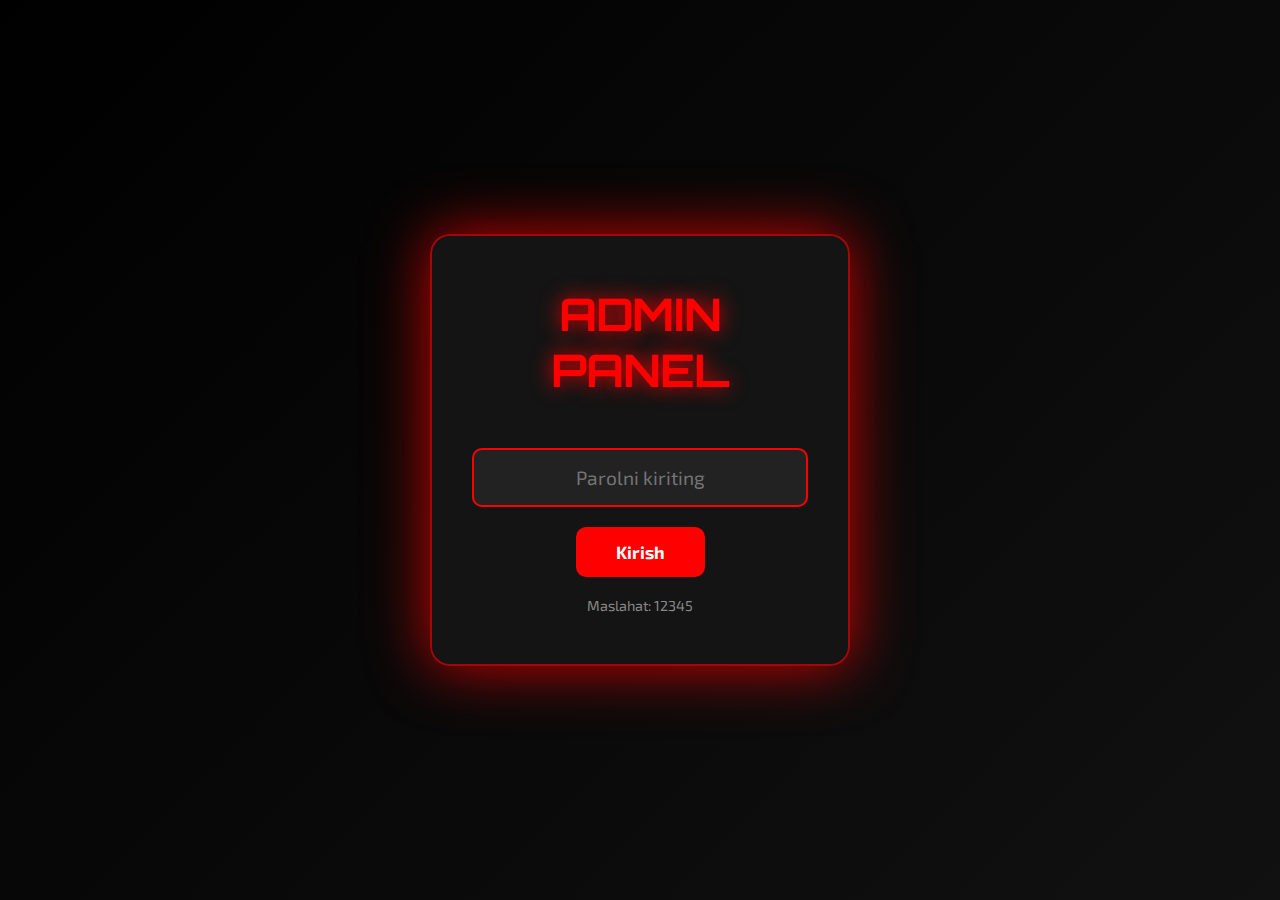
<file: admin.html>
<!DOCTYPE html>
<html lang="uz">
<head>
    <meta charset="UTF-8">
    <meta name="viewport" content="width=device-width, initial-scale=1.0">
    <title>Admin Panel | N_Comp_Store</title>
    <link href="https://fonts.googleapis.com/css2?family=Orbitron:wght@500;700;900&family=Exo+2:wght@400;600;700&display=swap" rel="stylesheet">
    <link rel="stylesheet" href="https://cdnjs.cloudflare.com/ajax/libs/font-awesome/6.5.0/css/all.min.css">
    <style>
        :root { --red:#ff0000; --dark:#0a0a0a; --green:#00ff41; }
        * { margin:0; padding:0; box-sizing:border-box; font-family:'Exo 2',sans-serif; }
        body { background:linear-gradient(135deg,#000,#111); color:#fff; min-height:100vh; padding:40px 20px; display:flex; align-items:center; justify-content:center; }
        #loginBox {
            background:rgba(20,20,20,0.98);
            padding:50px 40px;
            border-radius:20px;
            border:2px solid rgba(255,0,0,0.6);
            box-shadow:0 0 60px rgba(255,0,0,0.8);
            width:100%;
            max-width:420px;
            text-align:center;
        }
        #loginBox h2 {
            font-family:'Orbitron',sans-serif;
            font-size:2.8rem;
            color:var(--red);
            text-shadow:0 0 20px #ff0000;
            margin-bottom:30px;
        }
        #loginBox input {
            width:100%;
            padding:16px;
            margin:20px 0;
            background:#222;
            border:2px solid var(--red);
            border-radius:10px;
            color:white;
            font-size:1.2rem;
            text-align:center;
        }
        #loginBox button {
            padding:14px 40px;
            background:var(--red);
            color:white;
            border:none;
            border-radius:10px;
            font-size:1.1rem;
            cursor:pointer;
            font-weight:bold;
            transition:0.3s;
        }
        #loginBox button:hover { background:#cc0000; box-shadow:0 0 20px #ff0000; }

        .container { 
            display:none; 
            max-width:1300px; 
            margin:auto; 
            background:rgba(20,20,20,0.95); 
            padding:40px; 
            border-radius:20px; 
            border:2px solid rgba(255,0,0,0.4); 
            box-shadow:0 0 50px rgba(255,0,0,0.6); 
        }
        h1 { text-align:center; font-family:'Orbitron',sans-serif; font-size:3.5rem; color:var(--red); text-shadow:0 0 30px #ff0000; margin-bottom:40px; }
        table { width:100%; border-collapse:collapse; background:rgba(30,30,30,0.9); border-radius:15px; overflow:hidden; margin-top:20px; }
        th { background:linear-gradient(45deg,#ff0000,#cc0000); padding:20px; color:white; font-family:'Orbitron',sans-serif; text-transform:uppercase; }
        td { padding:18px; text-align:center; border-bottom:1px solid rgba(255,0,0,0.3); }
        tr:hover { background:rgba(255,0,0,0.2); }
        tr.new { animation:pulse 2s infinite; background:rgba(255,0,0,0.35)!important; }
        @keyframes pulse { 0%,100%{opacity:0.9} 50%{opacity:1} }
        select { padding:10px 14px; border-radius:8px; background:#333; color:white; border:2px solid var(--red); cursor:pointer; }
        .no-orders { text-align:center; padding:100px 20px; font-size:2rem; color:#666; }
        .logout { 
            position:absolute; top:20px; right:20px; 
            padding:10px 20px; background:var(--red); color:white; 
            border:none; border-radius:8px; cursor:pointer; font-weight:bold;
        }
    </style>
</head>
<body>

    <div id="loginBox">
        <h2>ADMIN PANEL</h2>
        <input type="password" id="password" placeholder="Parolni kiriting">
        <button onclick="checkPassword()">Kirish</button>
        <p style="margin-top:20px; color:#888; font-size:0.9rem;">Maslahat: 12345</p>
    </div>

    <button class="logout" onclick="logout()" style="display:none;">Chiqish</button>
    <div class="container" id="adminPanel">
        <h1>ADMIN PANEL</h1>

        <table>
            <thead>
                <tr>
                    <th>#</th>
                    <th>Ism Familiya</th>
                    <th>Telefon</th>
                    <th>Manzil</th>
                    <th>To‘lov</th>
                    <th>Sana</th>
                    <th>Status</th>
                </tr>
            </thead>
            <tbody id="tbody"></tbody>
        </table>
    </div>

<script>
    const CORRECT_PASSWORD = "12345";

    function checkPassword() {
        const input = document.getElementById("password").value;
        if (input === CORRECT_PASSWORD) {
            document.getElementById("loginBox").style.display = "none";
            document.getElementById("adminPanel").style.display = "block";
            document.querySelector(".logout").style.display = "block";
            loadOrders();
        } else {
            alert("Noto‘g‘ri parol! Qayta urining.");
            document.getElementById("password").value = "";
        }
    }

    function logout() {
        document.getElementById("loginBox").style.display = "block";
        document.getElementById("adminPanel").style.display = "none";
        document.querySelector(".logout").style.display = "none";
        document.getElementById("password").value = "";
    }

    document.getElementById("password").addEventListener("keypress", function(e) {
        if (e.key === "Enter") checkPassword();
    });

    function loadOrders() {
        const tbody = document.getElementById("tbody");
        const orders = JSON.parse(localStorage.getItem("orders") || "[]");

        if (orders.length === 0) {
            tbody.innerHTML = `<tr><td colspan="7" class="no-orders">Hozircha buyurtma yo‘q</td></tr>`;
        } else {
            orders.forEach((order, i) => {
                const isNew = !order.status || order.status === "Yangi";
                const row = document.createElement("tr");
                if (isNew) row.classList.add("new");

                row.innerHTML = `
                    <td>${i+1}</td>
                    <td><strong>${order.name || "Noma'lum"}</strong></td>
                    <td>${order.phone || "-"}</td>
                    <td>${order.address || "-"}</td>
                    <td style="color:#00ff41; font-weight:bold;">${parseInt(order.total || 0).toLocaleString()} so‘m</td>
                    <td>${order.date || "Noma'lum"}</td>
                    <td>
                        <select onchange="updateStatus(${i}, this.value)">
                            <option value="Yangi" ${isNew ? "selected" : ""}>Yangi</option>
                            <option value="Jarayonda" ${order.status==="Jarayonda" ? "selected" : ""}>Jarayonda</option>
                            <option value="Yetkazib berildi" ${order.status==="Yetkazib berildi" ? "selected" : ""}>Yetkazib berildi</option>
                        </select>
                    </td>
                `;
                tbody.appendChild(row);
            });
        }
    }

    function updateStatus(index, status) {
        const orders = JSON.parse(localStorage.getItem("orders") || "[]");
        orders[index].status = status;
        localStorage.setItem("orders", JSON.stringify(orders));
        location.reload();
    }
</script>

</body>
</html>
</file>
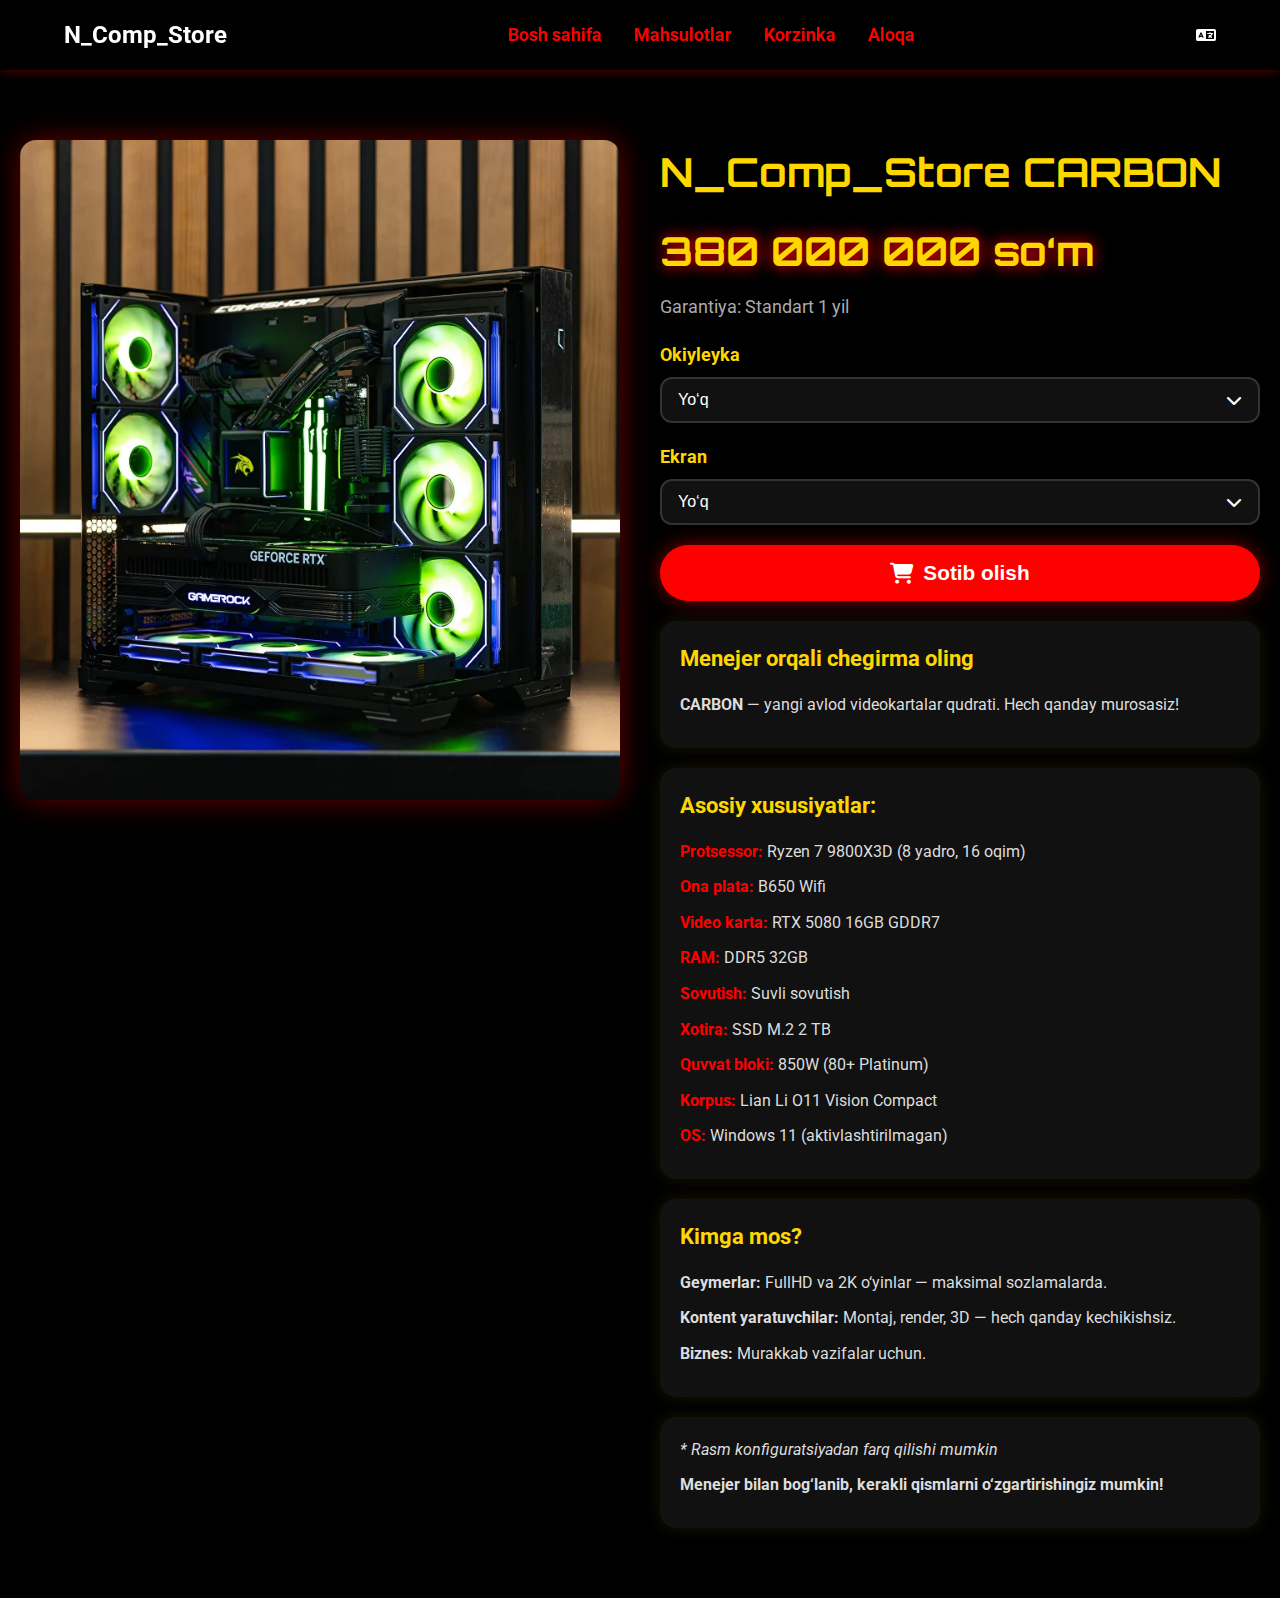
<file: kuproq.html>
<!DOCTYPE html>
<html lang="uz">
<head>
    <meta charset="UTF-8">
    <meta name="viewport" content="width=device-width, initial-scale=1.0">
    <title>CARBON | N_Comp_Store</title>
    <link href="https://fonts.googleapis.com/css2?family=Orbitron:wght@700&family=Roboto:wght@400;700&display=swap" rel="stylesheet">
    <link rel="stylesheet" href="https://cdnjs.cloudflare.com/ajax/libs/font-awesome/6.5.0/css/all.min.css">
    <link rel="stylesheet" href="kuproq.css">
</head>
<body>

    <header class="head">
        <h2 onclick="window.location.href='admin.html'">N_Comp_Store</h2>
        <nav class="nav">
            <ul>
                <li><a href="index.html">Bosh sahifa</a></li>
                <li><a href="products.html">Mahsulotlar</a></li>
                <li><a href="korzinka.html">Korzinka</a></li>
                <li><a href="#contact">Aloqa</a></li>
            </ul>
            <div class="hamburger"><i class="fas fa-bars"></i></div>
        </nav>
            <i onclick="window.location.href='kuproq1.html'" class="fa-solid fa-language"></i>

    </header>

    <div class="ota">
        <div class="img">
            <img src="./64607477.jpg.webp" alt="CARBON PC" id="mainImg">
        </div>

        <div class="content">
            <h1>N_Comp_Store CARBON</h1>
            <h1 class="price">380 000 000 so‘m</h1>
            <p class="guarantee">Garantiya: <span id="guarantee-text">Standart 1 yil</span></p>

            <div class="dropdown" id="okileyka">
                <div class="label">Okiyleyka</div>
                <button class="dropdown-btn">
                    <span>Yo‘q</span>
                    <i class="fas fa-chevron-down"></i>
                </button>
                <div class="dropdown-menu">
                    <div class="dropdown-item selected" data-value="no">Yo‘q</div>
                    <div class="dropdown-item" data-value="yes">Ha</div>
                </div>
            </div>

            <div class="dropdown" id="ekran">
                <div class="label">Ekran</div>
                <button class="dropdown-btn">
                    <span>Yo‘q</span>
                    <i class="fas fa-chevron-down"></i>
                </button>
                <div class="dropdown-menu">
                    <div class="dropdown-item selected" data-value="no">Yo‘q</div>
                    <div class="dropdown-item" data-value="yes">Ha</div>
                </div>
            </div>

            <button class="buy-btn" id="buyBtn">
                <i class="fas fa-shopping-cart"></i> Sotib olish
            </button>

            <div class="info-block">
                <h3>Menejer orqali chegirma oling</h3>
                <p><strong>CARBON</strong> — yangi avlod videokartalar qudrati. Hech qanday murosasiz!</p>
            </div>

            <div class="info-block">
                <h3>Asosiy xususiyatlar:</h3>
                <p><span class="highlight">Protsessor:</span> Ryzen 7 9800X3D (8 yadro, 16 oqim)</p>
                <p><span class="highlight">Ona plata:</span> B650 Wifi</p>
                <p><span class="highlight">Video karta:</span> RTX 5080 16GB GDDR7</p>
                <p><span class="highlight">RAM:</span> DDR5 32GB</p>
                <p><span class="highlight">Sovutish:</span> Suvli sovutish</p>
                <p><span class="highlight">Xotira:</span> SSD M.2 2 TB</p>
                <p><span class="highlight">Quvvat bloki:</span> 850W (80+ Platinum)</p>
                <p><span class="highlight">Korpus:</span> Lian Li O11 Vision Compact</p>
                <p><span class="highlight">OS:</span> Windows 11 (aktivlashtirilmagan)</p>
            </div>

            <div class="info-block">
                <h3>Kimga mos?</h3>
                <p><strong>Geymerlar:</strong> FullHD va 2K o‘yinlar — maksimal sozlamalarda.</p>
                <p><strong>Kontent yaratuvchilar:</strong> Montaj, render, 3D — hech qanday kechikishsiz.</p>
                <p><strong>Biznes:</strong> Murakkab vazifalar uchun.</p>
            </div>

            <div class="info-block">
                <p><em>* Rasm konfiguratsiyadan farq qilishi mumkin</em></p>
                <p><strong>Menejer bilan bog‘lanib, kerakli qismlarni o‘zgartirishingiz mumkin!</strong></p>
            </div>
        </div>
    </div>

    <script src="kuproq.js"></script>
</body>
</html>
</file>
<file: kuproq.css>
* {
    margin: 0;
    padding: 0;
    box-sizing: border-box;
}

body {
    background: #000;
    color: #fff;
    font-family: 'Roboto', sans-serif;
    line-height: 1.6;
}

.head {
    background: #000;
    padding: 1rem 5%;
    display: flex;
    justify-content: space-between;
    align-items: center;
    position: fixed;
    width: 100%;
    top: 0;
    z-index: 1000;
    box-shadow: 0 2px 10px rgba(255, 0, 0, 0.3);
}

.logo h2 {
    font-family: 'Orbitron', sans-serif;
    color: #ff0000;
    font-size: 1.8rem;
    text-shadow: 0 0 10px #ff0000;
}

.nav ul {
    display: flex;
    list-style: none;
    gap: 2rem;
}

.nav ul li a {
    color: #ff0000;
    text-decoration: none;
    font-weight: bold;
    font-size: 1.1rem;
    transition: 0.3s;
}

.nav ul li a:hover,
.nav ul li a.active {
    color: #ff6666;
    text-shadow: 0 0 10px #ff6666;
}

.hamburger {
    display: none;
    color: #ff0000;
    font-size: 1.8rem;
    cursor: pointer;
}

.ota {
    display: flex;
    gap: 40px;
    max-width: 1400px;
    margin: 140px auto 50px;
    padding: 0 20px;
    flex-wrap: wrap;
}

.img {
    flex: 1;
    min-width: 300px;
}

.img img {
    width: 100%;
    border-radius: 16px;
    box-shadow: 0 0 30px rgba(255, 0, 0, 0.4);
    transition: 0.4s;
}

.img img:hover {
    transform: scale(1.02);
    box-shadow: 0 0 40px rgba(255, 0, 0, 0.6);
}

.content {
    flex: 1;
    min-width: 300px;
}

.content h1 {
    font-family: 'Orbitron', sans-serif;
    color: #ffd700;
    font-size: 2.5rem;
    margin-bottom: 10px;
}

.price {
    color: #ff0000;
    font-size: 2.2rem;
    font-weight: bold;
    margin: 15px 0;
    text-shadow: 0 0 15px #ff0000;
}

.guarantee {
    color: #aaa;
    font-size: 1.1rem;
    margin-bottom: 20px;
}

.dropdown {
    margin-bottom: 20px;
}

.label {
    color: #ffd700;
    font-weight: bold;
    margin-bottom: 8px;
    font-size: 1.1rem;
}

.dropdown-btn {
    background: #111;
    color: #fff;
    border: 2px solid #333;
    padding: 12px 16px;
    width: 100%;
    text-align: left;
    border-radius: 12px;
    font-size: 1rem;
    cursor: pointer;
    display: flex;
    justify-content: space-between;
    align-items: center;
    transition: 0.3s;
}

.dropdown-btn:hover {
    border-color: #ff0000;
    background: #1a1a1a;
}

.dropdown-menu {
    display: none;
    background: #111;
    border: 2px solid #333;
    border-radius: 12px;
    margin-top: 5px;
    overflow: hidden;
}

.dropdown.open .dropdown-menu {
    display: block;
}

.dropdown-item {
    padding: 12px 16px;
    cursor: pointer;
    transition: 0.3s;
}

.dropdown-item:hover,
.dropdown-item.selected {
    background: #ff0000;
    color: #fff;
}

.buy-btn {
    background: #ff0000;
    color: #fff;
    border: none;
    padding: 16px 40px;
    font-size: 1.3rem;
    font-weight: bold;
    border-radius: 50px;
    cursor: pointer;
    width: 100%;
    margin: 20px 0;
    transition: 0.3s;
    box-shadow: 0 0 20px rgba(255, 0, 0, 0.5);
    display: flex;
    align-items: center;
    justify-content: center;
    gap: 10px;
}

.buy-btn:hover {
    background: #cc0000;
    transform: translateY(-3px);
    box-shadow: 0 0 30px rgba(255, 0, 0, 0.7);
}

.info-block {
    background: #111;
    padding: 20px;
    border-radius: 16px;
    margin-bottom: 20px;
    box-shadow: 0 0 15px rgba(255, 215, 0, 0.1);
}

.info-block h3 {
    color: #ffd700;
    margin-bottom: 15px;
    font-size: 1.4rem;
}

.info-block p {
    margin-bottom: 10px;
    color: #ddd;
}

.highlight {
    color: #ff0000;
    font-weight: bold;
}

@media (max-width: 768px) {
    .hamburger { display: block; }
    .nav ul { display: none; }
    .ota { flex-direction: column; }
    .content h1 { font-size: 2rem; }
    .price { font-size: 1.8rem; }
}
</file>
